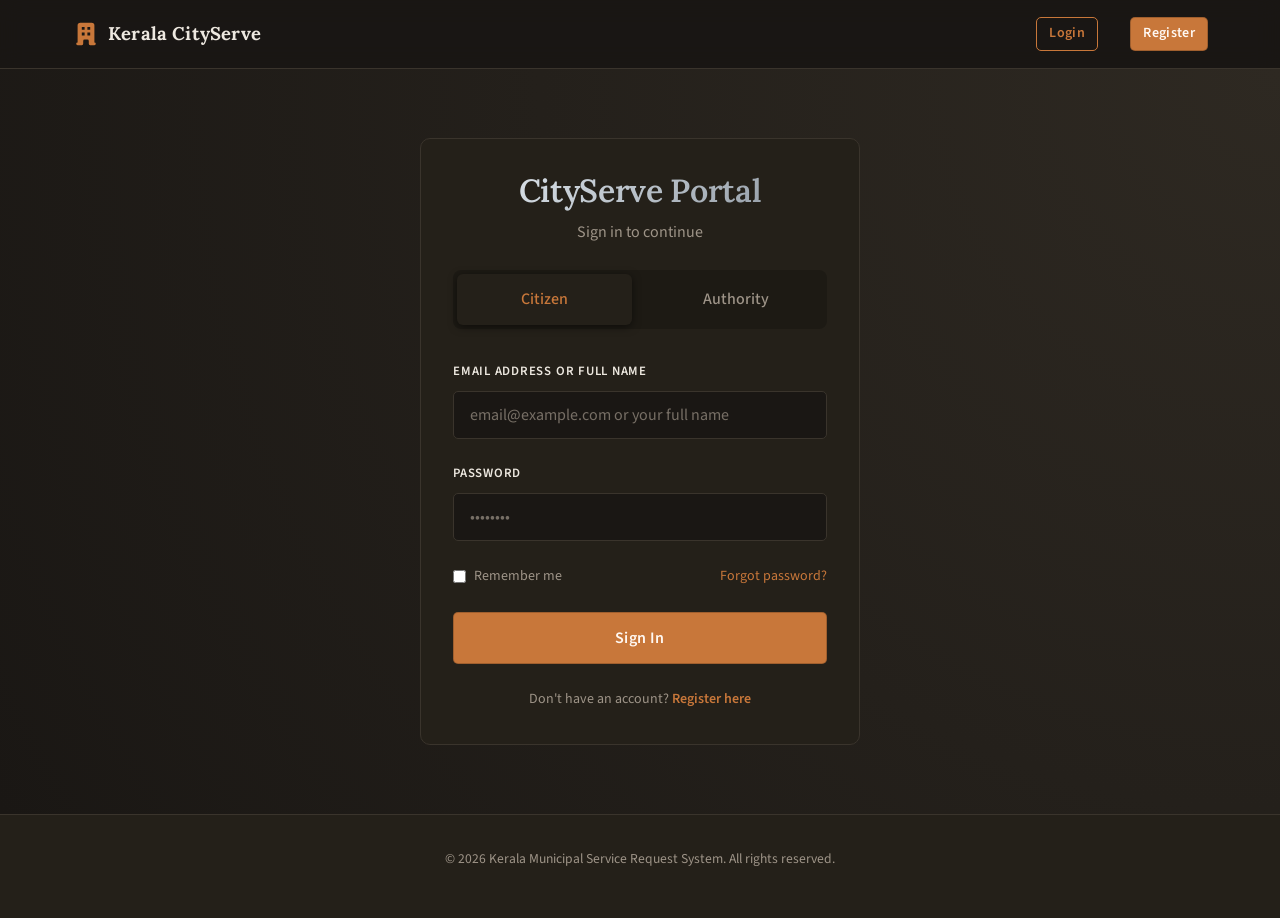
<file: project/index.html>
<!DOCTYPE html>
<html lang="en">

<head>
    <meta charset="UTF-8">
    <meta name="viewport" content="width=device-width, initial-scale=1.0">
    <title>Login - CityServe</title>
    <link rel="stylesheet" href="css/styles.css">
    <style>
        .login-wrapper {
            display: flex;
            align-items: center;
            justify-content: center;
            min-height: calc(100vh - 70px - 85px);
            padding: 2rem;
            background: radial-gradient(circle at top right, var(--surface-hover), var(--bg-color));
        }

        .login-card {
            width: 100%;
            max-width: 440px;
            padding: 2rem;
        }

        .role-selector {
            display: flex;
            gap: 1rem;
            margin-bottom: 2rem;
            background: rgba(0, 0, 0, 0.2);
            padding: 0.25rem;
            border-radius: 8px;
        }

        .role-btn {
            flex: 1;
            padding: 0.75rem;
            text-align: center;
            border-radius: 6px;
            cursor: pointer;
            transition: all 0.2s;
            color: var(--text-secondary);
            font-weight: 500;
        }

        .role-btn.active {
            background: var(--surface-color);
            color: var(--primary-color);
            box-shadow: 0 2px 8px rgba(0, 0, 0, 0.5);
        }

        .role-btn:hover:not(.active) {
            color: var(--text-primary);
        }
    </style>
</head>

<body>
    <nav class="navbar">
        <div class="container">
            <a href="index.html" class="nav-brand">
                <svg style="width: 28px; height: 28px; color: var(--primary-color);" fill="currentColor"
                    viewBox="0 0 20 20" xmlns="http://www.w3.org/2000/svg">
                    <path fill-rule="evenodd"
                        d="M4 4a2 2 0 012-2h8a2 2 0 012 2v12a1 1 0 110 2h-3a1 1 0 01-1-1v-2a1 1 0 00-1-1H9a1 1 0 00-1 1v2a1 1 0 01-1 1H4a1 1 0 110-2V4zm3 1h2v2H7V5zm2 4H7v2h2V9zm2-4h2v2h-2V5zm2 4h-2v2h2V9z"
                        clip-rule="evenodd"></path>
                </svg>
                Kerala CityServe
            </a>
            <div class="nav-links">
            </div>
        </div>
    </nav>

    <main class="main-content login-wrapper">
        <div class="card login-card animate-fade-in">
            <div class="text-center mb-4">
                <h1
                    style="font-size: 2rem; margin-bottom: 0.5rem; background: linear-gradient(135deg, #e6edf3, #8b949e); -webkit-background-clip: text; background-clip: text; -webkit-text-fill-color: transparent;">
                    CityServe Portal</h1>
                <p style="margin-bottom: 0;">Sign in to continue</p>
            </div>

            <div class="role-selector">
                <div class="role-btn active" data-role="user">Citizen</div>
                <div class="role-btn" data-role="authority">Authority</div>
            </div>

            <form id="unifiedLoginForm">
                <input type="hidden" id="loginRole" value="user">

                <div class="form-group">
                    <label class="form-label" for="username">Email Address or Full Name</label>
                    <input type="text" id="username" name="username" class="form-control" required
                        placeholder="email@example.com or your full name" autocomplete="username">
                </div>

                <div class="form-group">
                    <label class="form-label" for="password">Password</label>
                    <input type="password" id="password" name="password" class="form-control" required
                        placeholder="&bull;&bull;&bull;&bull;&bull;&bull;&bull;&bull;">
                </div>

                <div
                    style="display: flex; justify-content: space-between; align-items: center; margin-bottom: 1.5rem; font-size: 0.875rem;">
                    <label
                        style="display: flex; align-items: center; gap: 0.5rem; color: var(--text-secondary); cursor: pointer;">
                        <input type="checkbox" style="accent-color: var(--primary-color);"> Remember me
                    </label>
                    <a href="forgot_password.html" style="color: var(--primary-color);">Forgot password?</a>
                </div>

                <button type="submit" class="btn btn-primary"
                    style="width: 100%; padding: 0.875rem; font-size: 1rem; font-weight: 600;">Sign In</button>
                <p id="loginError"
                    style="display:none;color:var(--danger);font-size:.875rem;margin-top:.75rem;text-align:center;"></p>
            </form>

            <div class="text-center mt-4" id="registerPrompt">
                <p style="font-size: 0.875rem; margin-bottom: 0;">Don't have an account? <a href="register.html"
                        style="font-weight: 600;">Register here</a></p>
            </div>
        </div>
    </main>

    <footer>
        <div class="container">
            <p>&copy; 2026 Kerala Municipal Service Request System. All rights reserved.</p>
        </div>
    </footer>

    <script src="js/main.js"></script>
    <script>
        document.addEventListener('DOMContentLoaded', () => {
            const roleBtns = document.querySelectorAll('.role-btn');
            const loginRoleInput = document.getElementById('loginRole');
            const registerPrompt = document.getElementById('registerPrompt');

            roleBtns.forEach(btn => {
                btn.addEventListener('click', () => {
                    roleBtns.forEach(b => b.classList.remove('active'));
                    btn.classList.add('active');
                    const role = btn.getAttribute('data-role');
                    loginRoleInput.value = role;

                    if (role === 'authority') {
                        registerPrompt.style.display = 'none';
                        document.getElementById('username').placeholder = "e.g. admin@kwa.kerala.gov.in";
                    } else {
                        registerPrompt.style.display = 'block';
                        document.getElementById('username').placeholder = "example@email.com";
                    }
                });
            });
        });
    </script>
</body>

</html>
</file>
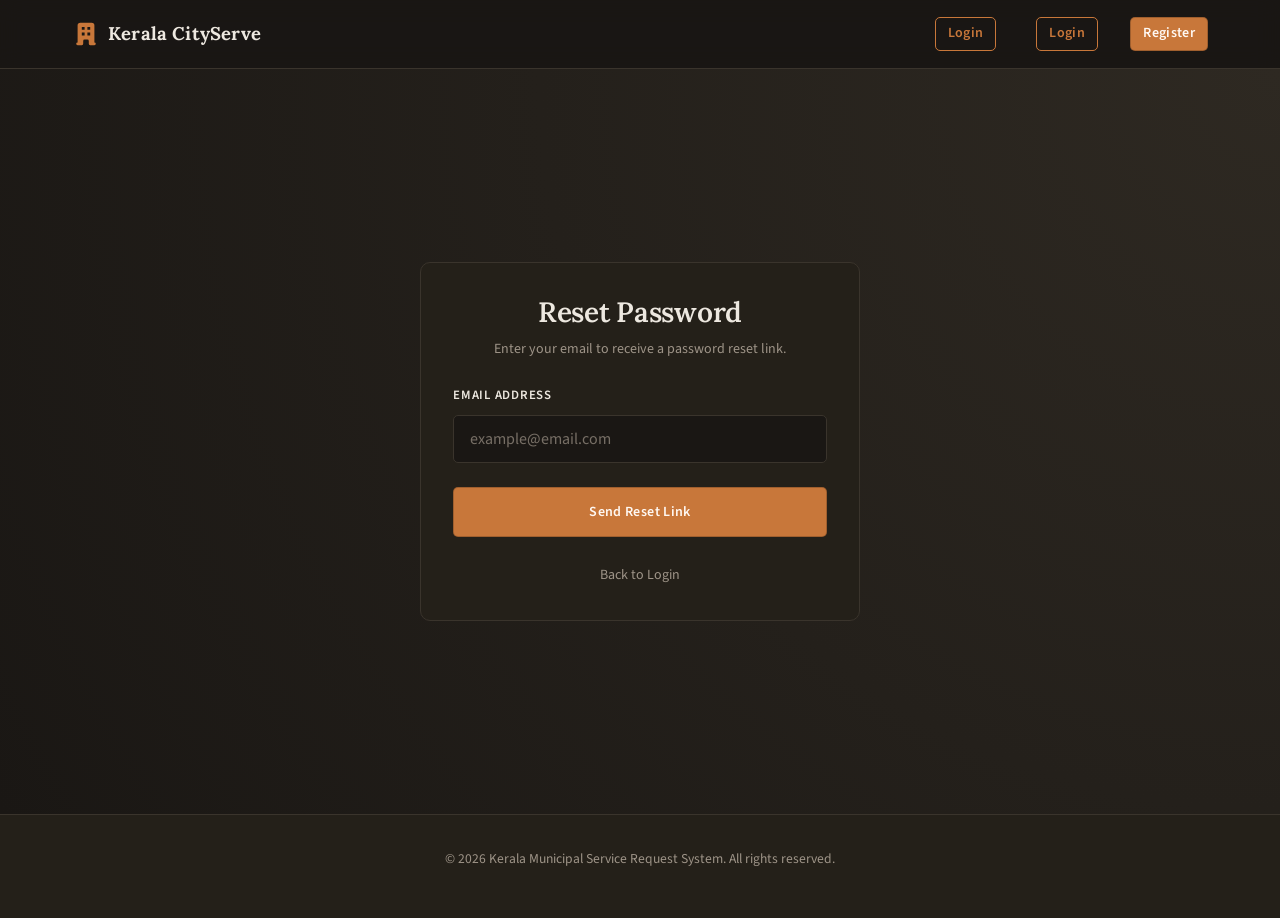
<file: project/forgot_password.html>
<!DOCTYPE html>
<html lang="en">

<head>
    <meta charset="UTF-8">
    <meta name="viewport" content="width=device-width, initial-scale=1.0">
    <title>Forgot Password - CityServe</title>
    <link rel="stylesheet" href="css/styles.css">
    <style>
        .login-wrapper {
            display: flex;
            align-items: center;
            justify-content: center;
            min-height: calc(100vh - 70px - 85px);
            padding: 2rem;
            background: radial-gradient(circle at top right, var(--surface-hover), var(--bg-color));
        }

        .login-card {
            width: 100%;
            max-width: 440px;
            padding: 2rem;
        }
    </style>
</head>

<body>
    <nav class="navbar">
        <div class="container">
            <a href="index.html" class="nav-brand">
                <svg style="width: 28px; height: 28px; color: var(--primary-color);" fill="currentColor"
                    viewBox="0 0 20 20" xmlns="http://www.w3.org/2000/svg">
                    <path fill-rule="evenodd"
                        d="M4 4a2 2 0 012-2h8a2 2 0 012 2v12a1 1 0 110 2h-3a1 1 0 01-1-1v-2a1 1 0 00-1-1H9a1 1 0 00-1 1v2a1 1 0 01-1 1H4a1 1 0 110-2V4zm3 1h2v2H7V5zm2 4H7v2h2V9zm2-4h2v2h-2V5zm2 4h-2v2h2V9z"
                        clip-rule="evenodd"></path>
                </svg>
                Kerala CityServe
            </a>
            <div class="nav-links">
                <a href="index.html" class="btn btn-outline" style="padding: 0.25rem 0.75rem;">Login</a>
            </div>
        </div>
    </nav>

    <main class="main-content login-wrapper">
        <div class="card login-card animate-fade-in" id="forgotFlowCard">
            <div id="step1">
                <div class="text-center mb-4">
                    <h1 style="font-size: 1.75rem; margin-bottom: 0.5rem; color: var(--text-primary);">Reset Password
                    </h1>
                    <p style="margin-bottom: 0; font-size: 0.875rem;">Enter your email to receive a password reset link.
                    </p>
                </div>

                <form id="forgotForm">
                    <div class="form-group">
                        <label class="form-label" for="resetEmail">Email Address</label>
                        <input type="email" id="resetEmail" class="form-control" required
                            placeholder="example@email.com">
                    </div>
                    <button type="button" onclick="nextStep()" class="btn btn-primary"
                        style="width: 100%; padding: 0.875rem; font-weight: 600;">Send Reset Link</button>
                    <div class="text-center mt-4">
                        <a href="index.html" style="font-size: 0.875rem; color: var(--text-secondary);">Back to
                            Login</a>
                    </div>
                </form>
            </div>

            <div id="step2" style="display: none;">
                <div class="text-center mb-4">
                    <div
                        style="width: 48px; height: 48px; background: rgba(35, 134, 54, 0.1); color: var(--success); border-radius: 50%; display: flex; align-items: center; justify-content: center; margin: 0 auto 1rem;">
                        <svg style="width: 24px; height: 24px;" fill="none" stroke="currentColor" viewBox="0 0 24 24">
                            <path stroke-linecap="round" stroke-linejoin="round" stroke-width="2" d="M5 13l4 4L19 7">
                            </path>
                        </svg>
                    </div>
                    <h1 style="font-size: 1.75rem; margin-bottom: 0.5rem;">Create New Password</h1>
                    <p style="margin-bottom: 0; font-size: 0.875rem;">(Simulation: Link clicked from email)</p>
                </div>

                <form id="newPasswordForm">
                    <div class="form-group">
                        <label class="form-label" for="newPassword">New Password</label>
                        <input type="password" id="newPassword" class="form-control" required
                            placeholder="&bull;&bull;&bull;&bull;&bull;&bull;&bull;&bull;">
                    </div>
                    <button type="button" onclick="finishReset()" class="btn btn-primary"
                        style="width: 100%; padding: 0.875rem; font-weight: 600;">Update Password</button>
                </form>
            </div>
        </div>
    </main>

    <footer>
        <div class="container">
            <p>&copy; 2026 Kerala Municipal Service Request System. All rights reserved.</p>
        </div>
    </footer>

    <script src="js/main.js"></script>
    <script>
        function nextStep() {
            const email = document.getElementById('resetEmail').value;
            if (!email) return alert('Please enter an email.');
            document.getElementById('step1').style.display = 'none';
            document.getElementById('step2').style.display = 'block';
        }

        function finishReset() {
            const pwd = document.getElementById('newPassword').value;
            if (!pwd) return alert('Please enter a password.');

            document.getElementById('forgotFlowCard').innerHTML = `
                <div class="text-center">
                    <div style="width: 64px; height: 64px; background: rgba(35, 134, 54, 0.1); color: var(--success); border-radius: 50%; display: flex; align-items: center; justify-content: center; margin: 0 auto 1.5rem;">
                        <svg style="width: 32px; height: 32px;" fill="none" stroke="currentColor" viewBox="0 0 24 24"><path stroke-linecap="round" stroke-linejoin="round" stroke-width="2" d="M5 13l4 4L19 7"></path></svg>
                    </div>
                    <h2 style="margin-bottom: 1rem;">Password Reset!</h2>
                    <p style="color: var(--text-secondary); margin-bottom: 2rem;">Your password has been successfully updated. You can now login with your new credentials.</p>
                    <a href="index.html" class="btn btn-primary" style="width: 100%; padding: 0.875rem;">Proceed to Login</a>
                </div>
            `;
        }
    </script>
</body>

</html>
</file>
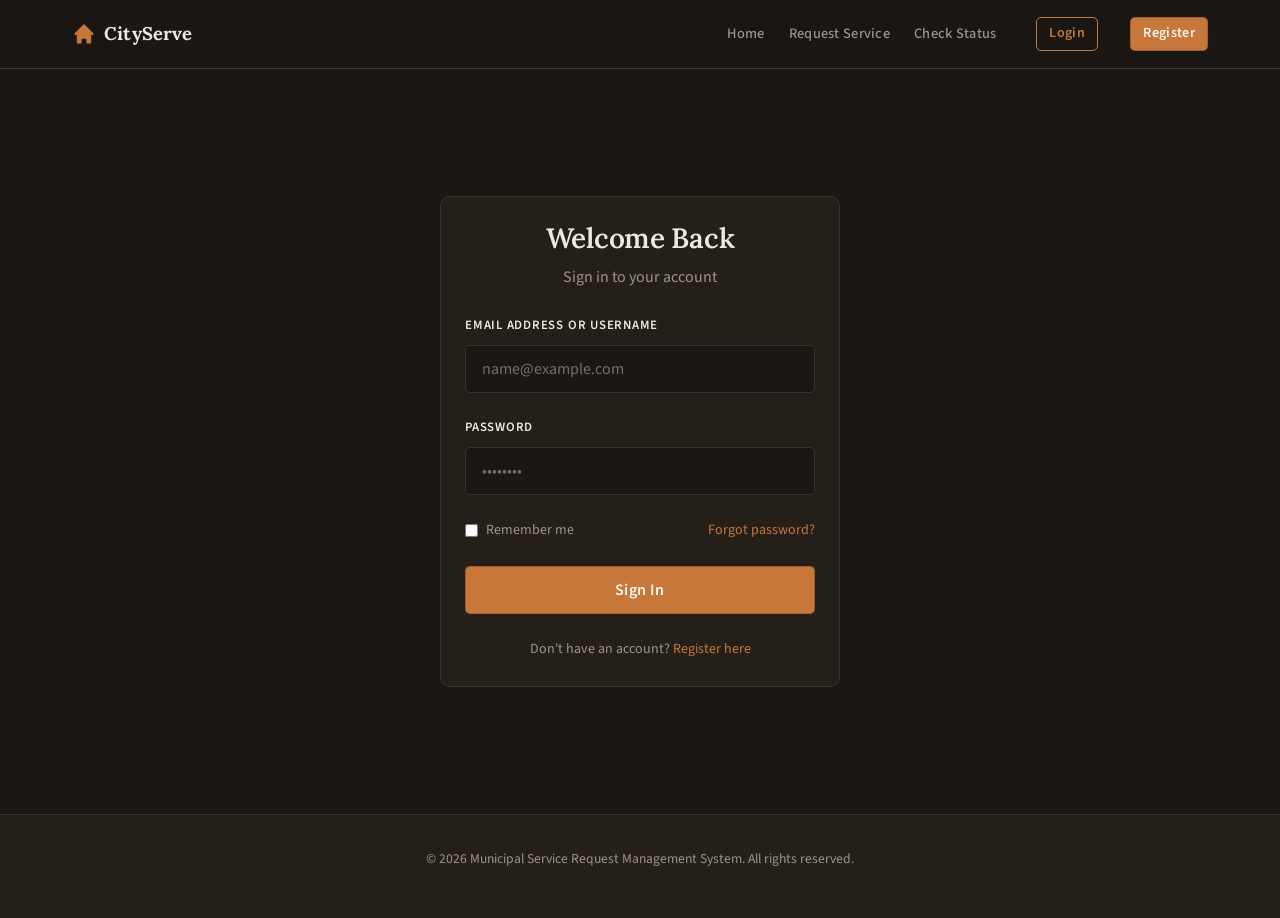
<file: project/login.html>
<!DOCTYPE html>
<html lang="en">

<head>
    <meta charset="UTF-8">
    <meta name="viewport" content="width=device-width, initial-scale=1.0">
    <title>Login - CityServe</title>
    <link rel="stylesheet" href="css/styles.css">
    <style>
        .login-wrapper {
            display: flex;
            align-items: center;
            justify-content: center;
            min-height: calc(100vh - 70px - 85px);
            padding: 2rem;
        }

        .login-card {
            width: 100%;
            max-width: 400px;
        }
    </style>
</head>

<body>
    <nav class="navbar">
        <div class="container">
            <a href="index.html" class="nav-brand">
                <svg style="width: 24px; height: 24px; color: var(--primary-color);" fill="currentColor"
                    viewBox="0 0 20 20" xmlns="http://www.w3.org/2000/svg">
                    <path
                        d="M10.707 2.293a1 1 0 00-1.414 0l-7 7a1 1 0 001.414 1.414L4 10.414V17a1 1 0 001 1h2a1 1 0 001-1v-2a1 1 0 011-1h2a1 1 0 011 1v2a1 1 0 001 1h2a1 1 0 001-1v-6.586l.293.293a1 1 0 001.414-1.414l-7-7z">
                    </path>
                </svg>
                CityServe
            </a>
            <div class="nav-links">
                <a href="index.html" class="nav-link">Home</a>
                <a href="request_service.html" class="nav-link">Request Service</a>
                <a href="check_status.html" class="nav-link">Check Status</a>
            </div>
        </div>
    </nav>

    <main class="main-content login-wrapper">
        <div class="card login-card animate-fade-in">
            <div class="text-center mb-4">
                <h2 style="font-size: 1.75rem; margin-bottom: 0.5rem;">Welcome Back</h2>
                <p style="margin-bottom: 0;">Sign in to your account</p>
            </div>

            <form action="dashboard.html" method="GET">
                <div class="form-group">
                    <label class="form-label" for="username">Email Address or Username</label>
                    <input type="text" id="username" name="username" class="form-control" required
                        placeholder="name@example.com">
                </div>

                <div class="form-group">
                    <label class="form-label" for="password">Password</label>
                    <input type="password" id="password" name="password" class="form-control" required
                        placeholder="&bull;&bull;&bull;&bull;&bull;&bull;&bull;&bull;">
                </div>

                <div
                    style="display: flex; justify-content: space-between; align-items: center; margin-bottom: 1.5rem; font-size: 0.875rem;">
                    <label
                        style="display: flex; align-items: center; gap: 0.5rem; color: var(--text-secondary); cursor: pointer;">
                        <input type="checkbox" style="accent-color: var(--primary-color);"> Remember me
                    </label>
                    <a href="#" style="color: var(--primary-color);">Forgot password?</a>
                </div>

                <button type="submit" class="btn btn-primary"
                    style="width: 100%; padding: 0.75rem; font-size: 1rem;">Sign In</button>
            </form>

            <div class="text-center mt-4">
                <p style="font-size: 0.875rem; margin-bottom: 0;">Don't have an account? <a href="#">Register here</a>
                </p>
            </div>
        </div>
    </main>

    <footer>
        <div class="container">
            <p>&copy; 2026 Municipal Service Request Management System. All rights reserved.</p>
        </div>
    </footer>

    <script src="js/main.js"></script>
</body>

</html>
</file>
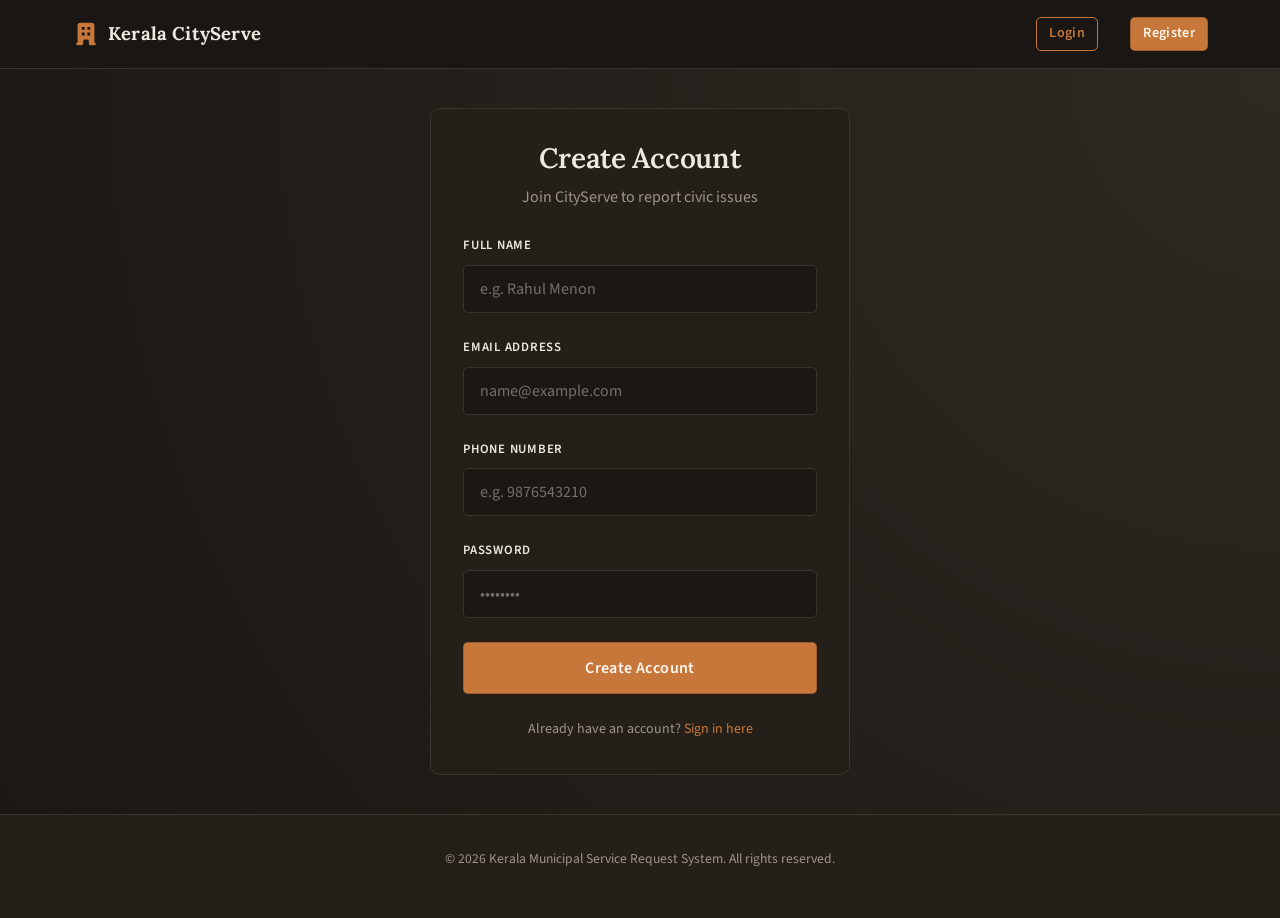
<file: project/register.html>
<!DOCTYPE html>
<html lang="en">

<head>
    <meta charset="UTF-8">
    <meta name="viewport" content="width=device-width, initial-scale=1.0">
    <title>Register - CityServe</title>
    <link rel="stylesheet" href="css/styles.css">
    <style>
        .login-wrapper {
            display: flex;
            align-items: center;
            justify-content: center;
            min-height: calc(100vh - 70px - 85px);
            padding: 2rem;
            background: radial-gradient(circle at top right, var(--surface-hover), var(--bg-color));
        }

        .login-card {
            width: 100%;
            max-width: 420px;
            padding: 2rem;
        }
    </style>
</head>

<body>
    <nav class="navbar">
        <div class="container">
            <a href="/" class="nav-brand">
                <svg style="width:28px;height:28px;color:var(--primary-color);" fill="currentColor" viewBox="0 0 20 20">
                    <path fill-rule="evenodd"
                        d="M4 4a2 2 0 012-2h8a2 2 0 012 2v12a1 1 0 110 2h-3a1 1 0 01-1-1v-2a1 1 0 00-1-1H9a1 1 0 00-1 1v2a1 1 0 01-1 1H4a1 1 0 110-2V4zm3 1h2v2H7V5zm2 4H7v2h2V9zm2-4h2v2h-2V5zm2 4h-2v2h2V9z"
                        clip-rule="evenodd"></path>
                </svg>
                Kerala CityServe
            </a>
            <div class="nav-links"></div>
        </div>
    </nav>

    <main class="main-content login-wrapper">
        <div class="card login-card animate-fade-in">
            <div class="text-center mb-4">
                <h1 style="font-size:1.75rem;margin-bottom:.5rem;">Create Account</h1>
                <p style="margin-bottom:0;">Join CityServe to report civic issues</p>
            </div>

            <form id="registerForm">
                <div class="form-group">
                    <label class="form-label" for="fullname">Full Name</label>
                    <input type="text" id="fullname" class="form-control" required placeholder="e.g. Rahul Menon">
                </div>

                <div class="form-group">
                    <label class="form-label" for="regEmail">Email Address</label>
                    <input type="email" id="regEmail" class="form-control" required placeholder="name@example.com">
                </div>

                <div class="form-group">
                    <label class="form-label" for="phone">Phone Number</label>
                    <input type="tel" id="phone" class="form-control" placeholder="e.g. 9876543210"
                        pattern="[1-9]{1}[0-9]{9}">
                </div>

                <div class="form-group">
                    <label class="form-label" for="password">Password</label>
                    <input type="password" id="password" class="form-control" required
                        placeholder="&bull;&bull;&bull;&bull;&bull;&bull;&bull;&bull;">
                </div>

                <button type="submit" class="btn btn-primary"
                    style="width:100%;padding:.875rem;font-size:1rem;font-weight:600;">Create Account</button>
                <p id="registerError"
                    style="display:none;color:var(--danger);font-size:.875rem;margin-top:.75rem;text-align:center;"></p>
            </form>

            <div class="text-center mt-4">
                <p style="font-size:.875rem;margin-bottom:0;">Already have an account? <a href="/">Sign in here</a></p>
            </div>
        </div>
    </main>

    <footer>
        <div class="container">
            <p>&copy; 2026 Kerala Municipal Service Request System. All rights reserved.</p>
        </div>
    </footer>

    <script src="js/main.js"></script>
</body>

</html>
</file>
<file: project/css/styles.css>
@import url('https://fonts.googleapis.com/css2?family=Lora:wght@400;600;700&family=Source+Sans+3:wght@400;500;600&display=swap');


:root {
  --bg-color: #1a1714;
  --surface-color: #242019;
  --surface-hover: #2e2922;
  --primary-color: #c8773a;
  --primary-hover: #b3612a;
  --text-primary: #ede8e0;
  --text-secondary: #9e9488;
  --border-color: #3a342c;
  --success: #5a8a50;
  --warning: #c9a227;
  --danger: #b84b3c;
}

*,
*::before,
*::after {
  margin: 0;
  padding: 0;
  box-sizing: border-box;
}

body {
  font-family: 'Source Sans 3', 'Segoe UI', Helvetica, Arial, sans-serif;
  background-color: var(--bg-color);
  color: var(--text-primary);
  line-height: 1.7;
  min-height: 100vh;
  display: flex;
  flex-direction: column;
  font-size: 16px;
}

h1,
h2,
h3,
h4,
h5,
h6 {
  font-family: 'Lora', Georgia, serif;
  color: var(--text-primary);
  font-weight: 600;
  line-height: 1.25;
  margin-bottom: 0.875rem;
  letter-spacing: -0.01em;
}

p {
  color: var(--text-secondary);
  margin-bottom: 1rem;
}

a {
  color: var(--primary-color);
  text-decoration: none;
  transition: color 0.18s ease;
}

a:hover {
  color: var(--primary-hover);
  text-decoration: underline;
}

.container {
  width: 100%;
  max-width: 1200px;
  margin: 0 auto;
  padding: 0 2rem;
}

.main-content {
  flex: 1;
  padding: 3rem 0;
}

.navbar {
  background-color: rgba(26, 23, 20, 0.9);
  backdrop-filter: blur(12px);
  -webkit-backdrop-filter: blur(12px);
  border-bottom: 1px solid var(--border-color);
  position: sticky;
  top: 0;
  z-index: 1000;
}

.navbar .container {
  display: flex;
  justify-content: space-between;
  align-items: center;
  height: 68px;
}

.nav-brand {
  font-family: 'Lora', serif;
  font-size: 1.15rem;
  font-weight: 700;
  color: var(--text-primary);
  display: flex;
  align-items: center;
  gap: 0.5rem;
  letter-spacing: 0.01em;
}

.nav-brand:hover {
  text-decoration: none;
}

.nav-links {
  display: flex;
  gap: 1.5rem;
  align-items: center;
}

.nav-link {
  color: var(--text-secondary);
  font-size: 0.9rem;
  font-weight: 500;
  letter-spacing: 0.02em;
  transition: color 0.18s;
}

.nav-link:hover,
.nav-link.active {
  color: var(--text-primary);
  text-decoration: none;
}

.btn {
  display: inline-flex;
  align-items: center;
  justify-content: center;
  padding: 0.5rem 1.125rem;
  border-radius: 5px;
  font-family: 'Source Sans 3', sans-serif;
  font-weight: 600;
  font-size: 0.875rem;
  letter-spacing: 0.025em;
  cursor: pointer;
  border: 1px solid transparent;
  transition: background-color 0.18s ease, border-color 0.18s ease, color 0.18s ease;
}

.btn-primary {
  background-color: var(--primary-color);
  color: #fff8f2;
  border-color: rgba(0, 0, 0, 0.2);
}

.btn-primary:hover {
  background-color: var(--primary-hover);
  color: #fff8f2;
  text-decoration: none;
}

.btn-secondary {
  background-color: var(--surface-color);
  color: var(--text-primary);
  border-color: var(--border-color);
}

.btn-secondary:hover {
  background-color: var(--surface-hover);
  border-color: #6a5e52;
  text-decoration: none;
}

.btn-outline {
  background-color: transparent;
  color: var(--primary-color);
  border-color: var(--primary-color);
}

.btn-outline:hover {
  background-color: rgba(200, 119, 58, 0.1);
  text-decoration: none;
}

.card {
  background-color: var(--surface-color);
  border: 1px solid var(--border-color);
  border-radius: 10px;
  padding: 1.5rem;
  transition: transform 0.2s ease, box-shadow 0.2s ease, border-color 0.2s ease;
}

.card:hover {
  transform: translateY(-2px);
  box-shadow: 0 10px 28px rgba(0, 0, 0, 0.32);
  border-color: #5a4f44;
}

.form-group {
  margin-bottom: 1.5rem;
}

.form-label {
  display: block;
  margin-bottom: 0.5rem;
  font-weight: 600;
  color: var(--text-primary);
  font-size: 0.8rem;
  letter-spacing: 0.06em;
  text-transform: uppercase;
}

.form-control {
  width: 100%;
  padding: 0.75rem 1rem;
  background-color: var(--bg-color);
  border: 1px solid var(--border-color);
  border-radius: 5px;
  color: var(--text-primary);
  font-size: 1rem;
  font-family: 'Source Sans 3', sans-serif;
  transition: border-color 0.18s, box-shadow 0.18s;
}

.form-control:focus {
  outline: none;
  border-color: var(--primary-color);
  box-shadow: 0 0 0 3px rgba(200, 119, 58, 0.22);
}

.form-control::placeholder {
  color: var(--text-secondary);
  opacity: 0.7;
}

textarea.form-control {
  min-height: 120px;
  resize: vertical;
}

.text-center {
  text-align: center;
}

.mt-1 {
  margin-top: 0.25rem;
}

.mt-2 {
  margin-top: 0.5rem;
}

.mt-3 {
  margin-top: 1rem;
}

.mt-4 {
  margin-top: 1.5rem;
}

.mt-5 {
  margin-top: 3rem;
}

.mb-1 {
  margin-bottom: 0.25rem;
}

.mb-2 {
  margin-bottom: 0.5rem;
}

.mb-3 {
  margin-bottom: 1rem;
}

.mb-4 {
  margin-bottom: 1.5rem;
}

.mb-5 {
  margin-bottom: 3rem;
}

.grid {
  display: grid;
  gap: 1.5rem;
}

.grid-cols-2 {
  grid-template-columns: repeat(2, 1fr);
}

.grid-cols-3 {
  grid-template-columns: repeat(3, 1fr);
}

@media (max-width: 768px) {

  .grid-cols-2,
  .grid-cols-3 {
    grid-template-columns: 1fr;
  }

  .nav-links {
    display: none;
  }
}

.badge {
  display: inline-block;
  padding: 0.22em 0.65em;
  font-size: 0.7rem;
  font-weight: 700;
  line-height: 1;
  text-align: center;
  white-space: nowrap;
  vertical-align: middle;
  border-radius: 4px;
  letter-spacing: 0.06em;
  text-transform: uppercase;
  border: 1px solid transparent;
}

.badge-pending {
  background-color: rgba(201, 162, 39, 0.12);
  color: var(--warning);
  border-color: rgba(201, 162, 39, 0.35);
}

.badge-active {
  background-color: rgba(200, 119, 58, 0.12);
  color: var(--primary-color);
  border-color: rgba(200, 119, 58, 0.35);
}

.badge-resolved {
  background-color: rgba(90, 138, 80, 0.12);
  color: var(--success);
  border-color: rgba(90, 138, 80, 0.35);
}


@keyframes fadeIn {
  from {
    opacity: 0;
    transform: translateY(8px);
  }

  to {
    opacity: 1;
    transform: translateY(0);
  }
}

.animate-fade-in {
  animation: fadeIn 0.35s ease forwards;
}

footer {
  background-color: var(--surface-color);
  border-top: 1px solid var(--border-color);
  padding: 2rem 0;
  text-align: center;
  color: var(--text-secondary);
  font-size: 0.85rem;
  margin-top: auto;
}
</file>
